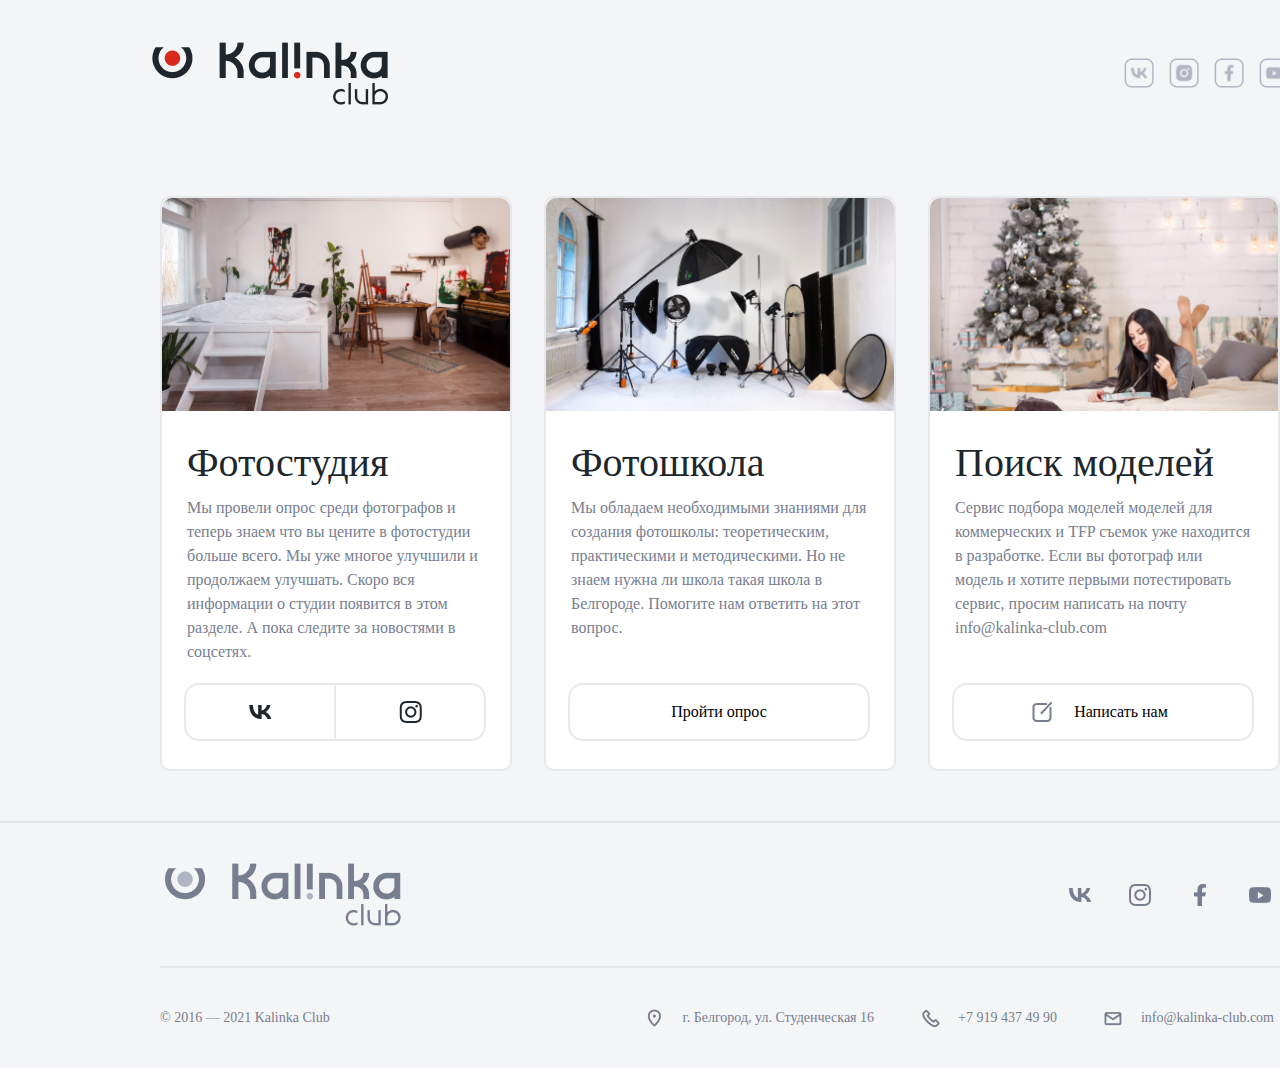
<file: index.html>
<!DOCTYPE html>
<html lang="ru">
    <head>
        <title>Kalinka-club</title>
        <meta charset="utf-8">
        <link href="style.css" rel="stylesheet">
    </head>
    <body>
        <div class="page">
            <header class="header">
                <img src="image/logo - menu items.png">
                <div class="social">
                    <ul class="social__list">
                      <li class="social__list-item"><a href="#0" class="social__link vk"><span class="hidden">vk</span></a></li>
                      <li class="social__list-item"><a href="#0" class="social__link instagram"><span class="hidden">instagram</span></a></li>
                      <li class="social__list-item"><a href="#0" class="social__link facebook"><span class="hidden">facebook</span></a></li>
                      <li class="social__list-item"><a href="#0" class="social__link youtube"><span class="hidden">youtube</span></a></li>
                    </ul>
                  </div>
            </header>
            <div class="container">
                <main class="main">
                    <article class="card photo-studio">

                        <div class="card__image-container">
                            <div class="front"><img class="card__image front__image-photo-studio" src="image/card-image__photo-studio.png" ></div>
                            <div class="back"><img class="back__image"></div>
                        </div>

                        <div class="card__content">
                            <h1 class="card__name">Фотостудия</h1>
                            <p class="card__text">Мы провели опрос среди фотографов и теперь знаем что вы цените в фотостудии больше всего. Мы уже многое улучшили и продолжаем улучшать. Скоро вся информации о студии появится в этом разделе. А пока следите за новостями в соцсетях.</p>
                        </div>
                        <div class="card__button-container">
                            <button class="card__button button_vk"></button>
                            <button class="card__button button_instagram"></button>
                        </div>
                    </article>
                    <article class="card photo-school">
                        <div class="card__image-container">
                            <img class="card__image" src="image/card-image__photo-school.png" >
                        </div>
                        <div class="card__content">
                            <h1 class="card__name">Фотошкола</h1>
                            <p class="card__text">Мы обладаем необходимыми знаниями для создания фотошколы: теоретическим, практическими и методическими. Но не знаем нужна ли школа такая школа в Белгороде. Помогите нам ответить на этот вопрос.</p>
                        </div>
                        <div class="card__button-container">
                            <button class="card__button button__school">Пройти опрос</button>
                        </div>
                    </article>
                    <article class="card search-for-model">
                        <div class="card__image-container">
                            <img class="card__image" src="image/card-image__search-for-model.png" >
                        </div>
                        <div class="card__content">
                            <h1 class="card__name">Поиск моделей</h1>
                            <p class="card__text">Сервис подбора моделей моделей для коммерческих и TFP съемок уже находится в разработке. Если вы фотограф или модель и хотите первыми потестировать сервис, просим написать на почту info@kalinka-club.com</p>
                        </div>
                        <div class="card__button-container">
                            <button class="card__button write-us">Написать нам</button>
                        </div>
                    </article>
                </main>
            </div>
            <footer class="footer">
                <div class="footer__nav">
                    <img src="image/footer__logo.png">
                    <div class="social">
                        <ul class="social__list footer__social__list">
                        <li class="social__list-item"><a href="#0" class="social__link footer__vk"><span class="hidden">vk</span></a></li>
                        <li class="social__list-item"><a href="#0" class="social__link footer__instagram"><span class="hidden">instagram</span></a></li>
                        <li class="social__list-item"><a href="#0" class="social__link footer__facebook"><span class="hidden">facebook</span></a></li>
                        <li class="social__list-item"><a href="#0" class="social__link footer__youtube"><span class="hidden">youtube</span></a></li>
                        </ul>
                    </div>
                </div>
                <div class="footer__bottom-container">
                    <div class="copywright">© 2016 — 2021 Kalinka Club</div>
                    <div class="contacts">                        
                        <div class="address contact">г. Белгород, ул. Студенческая 16</div>
                        <div class="phone contact">+7 919 437 49 90</div>
                        <div class="email contact">info@kalinka-club.com</div>
                    </div>
                </div>
            </footer>
        </div> 
    </body>
</html>
</file>
<file: style.css>
* {
    margin: 0;
    padding: 0;
    box-sizing: border-box;
}

.page {
    margin-left: auto;
    margin-right: auto;
    width: 1440px;
    background-color: #F4F5F6;
}

.header {
    display: flex;
    justify-content: space-between;
    align-items: center;
    padding: 41.5px 151.5px;

}

.social__list {
    display: flex;
    gap: 15px;
}   

.social__list-item {
    list-style-type: none;
}

.social__link {
    display: block;
    width: 30px;
    height: 30px;
    background-repeat: no-repeat;
    background-position: center;
    background-size: 30px;
}

.vk {
    background-image: url(image/social-vk.png);
}

.vk:hover {
    background-image: url(image/social-vk-hover.png);
}

.instagram {
    background-image: url(image/social-inst.png);
}

.instagram:hover {
    background-image: url(image/social-instagram-hover.png);
}

.facebook {
    background-image: url(image/social-fb.png);
}

.facebook:hover {
    background-image: url(image/social-facebook-hover.png);
}

.youtube {
    background-image: url(image/youtube.png);
}

.youtube:hover {
    background-image: url(image/social-youtube-hover.png);
}

.hidden {
    width: 1px;
    height: 1px;
    clip: rect(1px, 1px, 1px, 1px);
    position: absolute;
}

.container {
    padding: 50px 160px;
}

.main {
    display: flex;
    width: 1120px;
    margin-left: auto;
    margin-right: auto;
    gap: 32px;
}

.card {
    width: 352px;
    border: 2px solid #E6E8EC;
    border-radius: 10px;
    background-color: #fff;
    position: relative;
}

.card__content {
    padding: 30px 25px 25px 25px;
}

.card__name {
    font-family: Maxico;
    font-weight: 500;
    font-size: 40px;
    color: #20272C;
    line-height: 1;
    padding-bottom: 13px;
}

.card__text {
    font-family: Gotham Pro;
    font-weight: 400;
    font-size: 16px;
    line-height: 24px;
    color: #777E90;
    padding-bottom: 80px;
}

.card__button-container {
    position: absolute;
    bottom: 28px;
    left: 22px;
}

.card__image-container {
    width: 348px;
    max-height: 215px;
}

.card__image {
    width: 348px;
}

.card__button {
    width: 100%;
    height: 100%;
    border: 2px solid #E6E8EC;
    background-color: #fff;
    border-radius: 15px;
    font-family: Gotham Pro;
    font-size: 16px;
    font-weight: 400;
    line-height: 18px;
    letter-spacing: 0em;
    text-align: center;
}

.button_vk {
    width: 50%;
    border-right-width: 1px ;
    border-radius: 15px 0 0 15px;
    background-image: url(image/button-vk.png);
    background-repeat: no-repeat;
    background-position: center center;
}

.button_vk:hover {
    background: url(image/button-vk-hover.png) center center no-repeat, #0077FF;
}

.button_vk:active {
    background: url(image/button-vk-hover.png) center center no-repeat, linear-gradient(rgba(0, 0, 0, 0.2), rgba(0, 0, 0, 0.2)), #0077FF;
}

.button_instagram {
    width: 50%;
    border-left-width: 1px;
    border-radius: 0 15px 15px 0;
    background-image: url(image/button-instagram.png);
    background-repeat: no-repeat;
    background-position: center center;
}

.button_instagram:hover {
    background: url(image/button-instagram-hover.png) center center no-repeat, radial-gradient(100.61% 135.95% at -0.61% 100%, #FDBF53 0%, #F1203E 32.73%, #B629A7 64.85%, #5342D5 100%), #DA291C;
}

.button_instagram:active {
    background: url(image/button-instagram-hover.png) center center no-repeat, linear-gradient(rgba(0, 0, 0, 0.2), rgba(0, 0, 0, 0.2)), radial-gradient(100.61% 135.95% at -0.61% 100%, #FDBF53 0%, #F1203E 32.73%, #B629A7 64.85%, #5342D5 100%), #DA291C;
}

.write-us {
    background-image: url(image/ic_Write_message.png);
    background-repeat: no-repeat;
    background-position: center left 76px;
    padding-left: 36px;
}

.write-us:hover {
    background-image: url(image/ic_Write_message-hover.png);
    background-color: #DA291C;
    color: #FCFCFD;
}

.card__button.write-us:active {
    background: url(image/ic_Write_message-hover.png) center left 76px no-repeat,  radial-gradient(49.7% 107.76% at 49.7% 50%, rgba(255, 193, 35, 0.4) 64.63%, rgba(218, 41, 28, 0.4) 100%), #DA291C; 
}

.button__school:hover {
    background-color: #DA291C;
    color: #FCFCFD;
}

.button__school:active {
    background: radial-gradient(49.7% 107.76% at 49.7% 50%, rgba(255, 193, 35, 0.4) 64.63%, rgba(218, 41, 28, 0.4) 100%), #DA291C;
}

.card__button-container {
    margin-left: auto;
    margin-right: auto;
    width: 302px;
    height: 58px;
    display: flex;
    flex-wrap: nowrap;
}

.card__image {
    border-radius: 10px 10px 0 0;
}

.footer__social__list {
    gap: 30px;
}

.footer__nav {
    display: flex;
    justify-content: space-between;
    align-items: center;
    width: 1440px;
    margin-left: auto;
    margin-right: auto;
    padding: 40px 165px;
    border-top: 2px solid #E5E5E5;
}

.footer__vk {
    background-image: url(image/footer__vk.png);
    background-size: 40px;
}

.footer__vk:hover {
    background-image: url(image/footer__vk-hover.png);
}

.footer__instagram {
    background-image: url(image/footer__instagram.png);
    background-size: 40px;
}

.footer__instagram:hover {
    background-image: url(image/footer__instagram-hover.png);
}

.footer__facebook {
    background-image: url(image/footer__facebook.png);
    background-size: 40px;
}

.footer__facebook:hover {
    background-image: url(image/footer__facebook-hover.png);
}

.footer__youtube {
    background-image: url(image/footer__youtube.png);
    background-size: 40px;
}

.footer__youtube:hover {
    background-image: url(image/footer__youtube-hover.png);
}

.contacts {
    display: flex;
    justify-content: space-between;
    gap: 46px;
}

.footer__bottom-container {
    display: flex;
    justify-content: space-between;
    width: 1120px;
    border-top: 2px solid #E5E5E5;
    margin-left: auto;
    margin-right: auto;
    padding: 40px 6px 40px 0;

    font-family: Gotham Pro;
    font-size: 14px;
    font-style: normal;
    font-weight: 400;
    line-height: 20px;
    letter-spacing: 0em;
    text-align: left;
    color: #777E90;
    ;
}

.copywright {
    margin-right: 100px;
}

.contact {
    padding-left: 38px;
}

.address {
    background: url(image/icons-location.png) left center no-repeat;
}

.phone {
    background: url(image/icons-phone.png) left center no-repeat;
}

.email {
    background: url(image/icons-mail.png) left center no-repeat;
}
</file>
